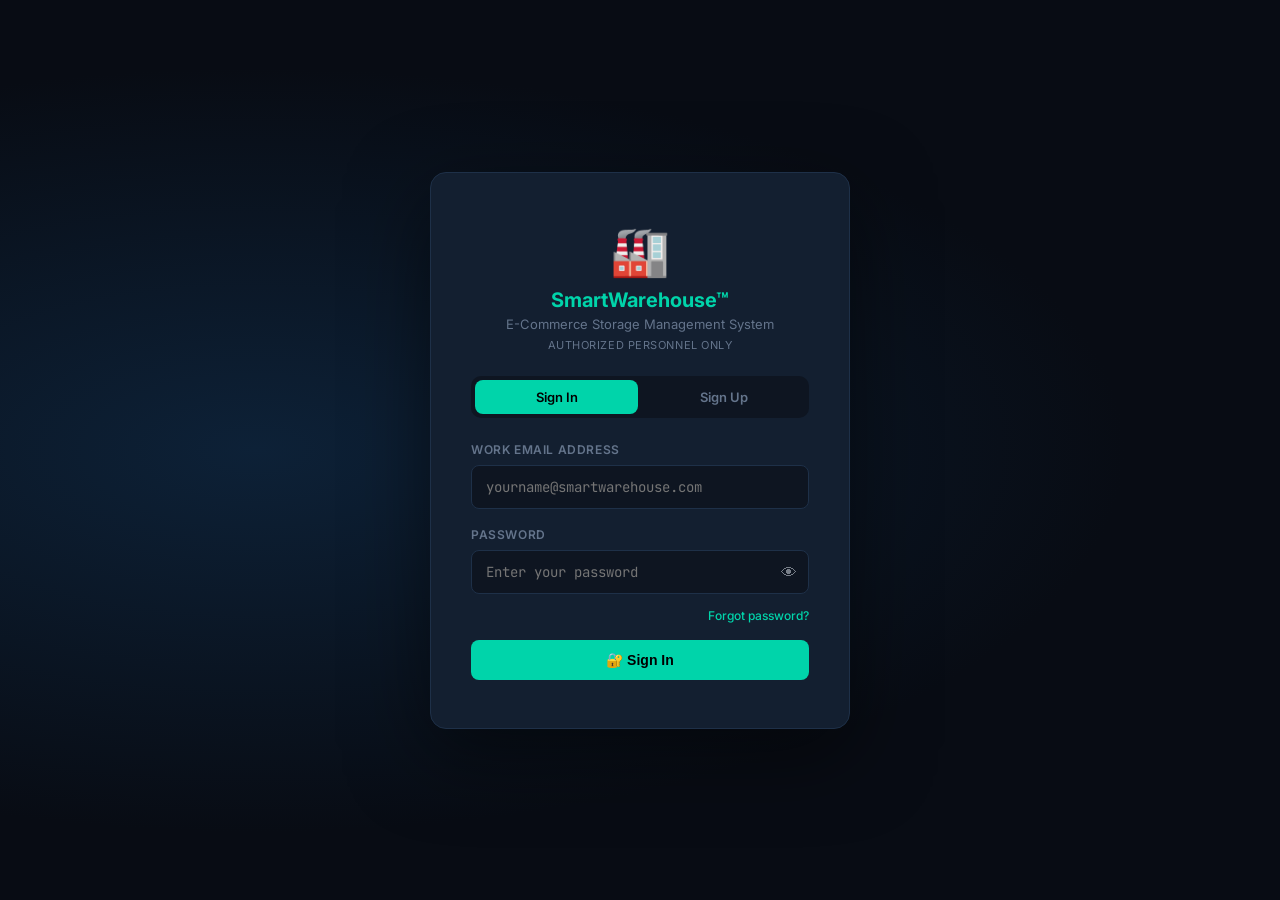
<file: web/index.html>
<!DOCTYPE html>
<html lang="en">
<head>
<meta charset="UTF-8">
<meta name="viewport" content="width=device-width,initial-scale=1">
<title>SmartWarehouse™ — E-Commerce Storage Management System</title>
<meta name="description" content="Industrial Java project: Smart E-Commerce Warehouse & Storage Management System">
<link rel="stylesheet" href="style.css">
</head>
<body>

<!-- ════════════ AUTH SCREEN ════════════ -->
<div id="login-screen">
  <div class="login-card">

    <!-- Logo -->
    <div class="login-logo">
      <div class="icon">🏭</div>
      <h1>SmartWarehouse™</h1>
      <p>E-Commerce Storage Management System</p>
      <p style="font-size:11px;color:var(--muted);margin-top:6px;letter-spacing:.05em">AUTHORIZED PERSONNEL ONLY</p>
    </div>

    <!-- Tabs -->
    <div class="auth-tabs">
      <button class="auth-tab active" id="tab-signin" onclick="switchTab('signin')">Sign In</button>
      <button class="auth-tab"        id="tab-signup" onclick="switchTab('signup')">Sign Up</button>
    </div>

    <!-- ── SIGN IN PANEL ── -->
    <div id="panel-signin" class="auth-panel active">
      <div class="form-group">
        <label>Work Email Address</label>
        <input id="empEmail" type="email" placeholder="yourname@smartwarehouse.com" autocomplete="email">
      </div>
      <div class="form-group">
        <label>Password</label>
        <div class="input-pw-wrap">
          <input id="empPass" type="password" placeholder="Enter your password" autocomplete="current-password">
          <span class="pw-toggle" onclick="togglePw('empPass',this)">👁</span>
        </div>
      </div>
      <div style="text-align:right;margin:-8px 0 16px">
        <a class="auth-link" onclick="switchTab('forgot')">Forgot password?</a>
      </div>
      <button class="btn btn-primary" onclick="login()">🔐 Sign In</button>
      <div id="login-error" class="auth-msg error">✘ Invalid email or password. Access denied.</div>
    </div>

    <!-- ── SIGN UP PANEL ── -->
    <div id="panel-signup" class="auth-panel">
      <div class="form-group">
        <label>Full Name</label>
        <input id="su-name" type="text" placeholder="e.g. Rahul Verma" autocomplete="name">
      </div>
      <div class="form-group">
        <label>Work Email Address</label>
        <input id="su-email" type="email" placeholder="yourname@smartwarehouse.com" autocomplete="email">
      </div>
      <div class="form-group">
        <label>Role</label>
        <select id="su-role">
          <option value="WAREHOUSE_STAFF">Warehouse Staff</option>
          <option value="DELIVERY_MANAGER">Delivery Manager</option>
          <option value="ADMIN">Admin</option>
        </select>
      </div>
      <div class="form-group">
        <label>Password</label>
        <div class="input-pw-wrap">
          <input id="su-pass" type="password" placeholder="Min 6 characters">
          <span class="pw-toggle" onclick="togglePw('su-pass',this)">👁</span>
        </div>
      </div>
      <div class="form-group">
        <label>Confirm Password</label>
        <div class="input-pw-wrap">
          <input id="su-pass2" type="password" placeholder="Re-enter password">
          <span class="pw-toggle" onclick="togglePw('su-pass2',this)">👁</span>
        </div>
      </div>
      <button class="btn btn-primary" onclick="signUp()">✅ Create Account</button>
      <div id="signup-msg" class="auth-msg"></div>
    </div>

    <!-- ── FORGOT PASSWORD PANEL ── -->
    <div id="panel-forgot" class="auth-panel">
      <div id="forgot-step1">
        <p style="font-size:13px;color:var(--muted);margin-bottom:20px">Enter your registered email. We'll verify your account and show reset options.</p>
        <div class="form-group">
          <label>Registered Email Address</label>
          <input id="fp-email" type="email" placeholder="yourname@smartwarehouse.com">
        </div>
        <button class="btn btn-primary" onclick="forgotStep1()">🔍 Verify Email</button>
        <div id="fp-msg1" class="auth-msg"></div>
      </div>
      <div id="forgot-step2" style="display:none">
        <p style="font-size:13px;color:var(--success);margin-bottom:20px">✔ Account found. Set your new password below.</p>
        <div class="form-group">
          <label>New Password</label>
          <div class="input-pw-wrap">
            <input id="fp-newpass" type="password" placeholder="Min 6 characters">
            <span class="pw-toggle" onclick="togglePw('fp-newpass',this)">👁</span>
          </div>
        </div>
        <div class="form-group">
          <label>Confirm New Password</label>
          <input id="fp-newpass2" type="password" placeholder="Re-enter new password">
        </div>
        <button class="btn btn-primary" onclick="forgotStep2()">🔒 Reset Password</button>
        <div id="fp-msg2" class="auth-msg"></div>
      </div>
      <div style="margin-top:16px;text-align:center">
        <a class="auth-link" onclick="switchTab('signin')">← Back to Sign In</a>
      </div>
    </div>

  </div>
</div>


<!-- ════════════ APP SHELL ════════════ -->
<div id="app" style="flex-direction:column">

  <!-- Topbar -->
  <div class="topbar">
    <span class="topbar-logo">🏭 SmartWarehouse™ <span>| E-Commerce Storage System</span></span>
    <div class="topbar-spacer"></div>
    <div class="topbar-user">
      <span id="user-name">—</span>
      <span class="user-badge" id="user-role">—</span>
      <button class="btn btn-ghost btn-sm" onclick="logout()">Logout</button>
    </div>
  </div>

  <div class="layout">

    <!-- Sidebar -->
    <nav class="sidebar">
      <div class="sidebar-section">Overview</div>
      <div class="nav-item" data-page="dashboard" onclick="navigate('dashboard')">
        <span class="icon">📊</span><span>Dashboard</span>
      </div>

      <div class="sidebar-section">Products</div>
      <div class="nav-item" data-page="inventory" onclick="navigate('inventory')">
        <span class="icon">📦</span><span>Inventory</span>
      </div>
      <div class="nav-item" data-page="addproduct" onclick="navigate('addproduct')">
        <span class="icon">➕</span><span>Add Product</span>
      </div>
      <div class="nav-item" data-page="removeproduct" onclick="navigate('removeproduct')">
        <span class="icon">🗑️</span><span>Remove Product</span>
      </div>

      <div class="sidebar-section">Warehouse</div>
      <div class="nav-item" data-page="warehouse" onclick="navigate('warehouse')">
        <span class="icon">🏗️</span><span>Storage View</span>
      </div>
      <div class="nav-item" data-page="lowstock" onclick="navigate('lowstock')">
        <span class="icon">⚠️</span><span>Low Stock Alerts</span>
      </div>

      <div class="sidebar-section">Shipments</div>
      <div class="nav-item" data-page="shipreceive" onclick="navigate('shipreceive')">
        <span class="icon">📥</span><span>Receive Stock</span>
      </div>
      <div class="nav-item" data-page="dispatch" onclick="navigate('dispatch')">
        <span class="icon">📤</span><span>Dispatch</span>
      </div>
      <div class="nav-item" data-page="track" onclick="navigate('track')">
        <span class="icon">🔍</span><span>Track Shipment</span>
      </div>
      <div class="nav-item" data-page="shiplog" onclick="navigate('shiplog')">
        <span class="icon">📋</span><span>Shipment Log</span>
      </div>

      <div class="sidebar-section">Finance</div>
      <div class="nav-item" data-page="billing" onclick="navigate('billing')">
        <span class="icon">💰</span><span>Billing Estimate</span>
      </div>
    </nav>

    <!-- Main Content -->
    <main class="main">

      <!-- DASHBOARD -->
      <div id="page-dashboard" class="page">
        <div class="page-header">
          <h2>📊 Dashboard</h2>
          <p>Live warehouse overview — SmartWarehouse™</p>
        </div>
        <div class="stat-grid">
          <div class="stat-card"><div class="stat-icon">📦</div><div><div class="stat-val" id="stat-products">0</div><div class="stat-lbl">Total Products</div></div></div>
          <div class="stat-card"><div class="stat-icon">🔢</div><div><div class="stat-val" id="stat-units">0</div><div class="stat-lbl">Total Units</div></div></div>
          <div class="stat-card"><div class="stat-icon">💰</div><div><div class="stat-val" id="stat-value">₹0</div><div class="stat-lbl">Inventory Value</div></div></div>
          <div class="stat-card"><div class="stat-icon">⚠️</div><div><div class="stat-val" id="stat-lowstock">0</div><div class="stat-lbl">Low Stock Items</div></div></div>
        </div>

        <!-- Quick Actions -->
        <div class="card" style="margin-top:16px">
          <h3 style="margin-bottom:14px;font-size:14px;color:var(--muted);font-weight:600;text-transform:uppercase;letter-spacing:.05em">Quick Actions</h3>
          <div style="display:flex;gap:12px;flex-wrap:wrap">
            <button class="btn btn-primary" onclick="navigate('add-product')" style="flex:1;min-width:160px">➕ Add New Product</button>
            <button class="btn btn-ghost"   onclick="navigate('inventory')"   style="flex:1;min-width:160px">📦 View Inventory</button>
            <button class="btn btn-ghost"   onclick="navigate('warehouse')"   style="flex:1;min-width:160px">🏗 Storage View</button>
            <button class="btn btn-ghost"   onclick="navigate('lowstock')"    style="flex:1;min-width:160px">⚠️ Low Stock Alerts</button>
          </div>
        </div>
      </div>

      <!-- INVENTORY -->
      <div id="page-inventory" class="page">
        <div class="page-header"><h2>📦 Inventory</h2><p>ArrayList&lt;Product&gt; — dynamic product inventory</p></div>
        <div class="card" style="margin-bottom:16px">
          <div style="display:flex;gap:12px;flex-wrap:wrap;align-items:flex-end">
            <div style="flex:1;min-width:200px">
              <label style="font-size:11px;color:var(--muted);font-weight:600;display:block;margin-bottom:6px">SEARCH (uses .contains() &amp; .startsWith())</label>
              <input id="search-kw" type="text" style="width:100%;padding:10px 12px;background:var(--surface);border:1px solid var(--border);border-radius:8px;color:var(--text);font-size:13px" placeholder="Product name or ID..." oninput="searchInventory()">
            </div>
            <div>
              <label style="font-size:11px;color:var(--muted);font-weight:600;display:block;margin-bottom:6px">CATEGORY</label>
              <select id="search-cat" onchange="searchInventory()" style="padding:10px 12px"></select>
            </div>
            <span id="search-count" style="color:var(--muted);font-size:12px;padding-bottom:10px"></span>
          </div>
        </div>
        <div class="table-wrap">
          <table><thead><tr><th>Product ID</th><th>Name</th><th>Category</th><th>Price</th><th>Stock</th><th>Location</th><th></th></tr></thead>
          <tbody id="inv-tbody"></tbody></table>
        </div>
      </div>

      <!-- ADD PRODUCT -->
      <div id="page-addproduct" class="page">
        <div class="page-header"><h2>➕ Add New Product</h2><p>Smart rack allocation by category (Enum-based)</p></div>
        <div class="card" style="max-width:600px">
          <div class="form-grid">
            <div class="form-group" style="grid-column:1/-1">
              <label>Product Name</label>
              <input id="new-name" type="text" placeholder="e.g. Samsung Galaxy S24">
            </div>
            <div class="form-group">
              <label>Category (Enum)</label>
              <select id="new-cat"></select>
            </div>
            <div class="form-group">
              <label>Price (₹)</label>
              <input id="new-price" type="number" min="0" placeholder="e.g. 49999">
            </div>
            <div class="form-group" style="grid-column:1/-1">
              <label>Quantity</label>
              <input id="new-qty" type="number" min="0" placeholder="e.g. 20">
            </div>
          </div>
          <div class="form-actions">
            <button class="btn btn-primary" onclick="addProduct()">➕ Add Product</button>
          </div>
          <div id="add-output" class="output-panel" style="display:none"></div>
        </div>
        <script>document.getElementById('add-output').style.display='block';</script>
      </div>

      <!-- REMOVE PRODUCT -->
      <div id="page-removeproduct" class="page">
        <div class="page-header"><h2>🗑️ Remove Product</h2><p>Throws ProductNotFoundException if ID not found</p></div>
        <div class="card" style="max-width:500px">
          <div class="form-group">
            <label>Product ID</label>
            <input id="rm-id" type="text" placeholder="e.g. EA-1001">
          </div>
          <button class="btn btn-danger" onclick="removeProduct()">🗑️ Remove Product</button>
          <div id="rm-output" class="output-panel"></div>
        </div>
      </div>

      <!-- WAREHOUSE -->
      <div id="page-warehouse" class="page">
        <div class="page-header"><h2>🏗️ Warehouse Storage</h2><p>Smart rack allocation — category → rack mapping (Enum)</p></div>
        <div id="rack-grid" class="rack-grid"></div>
      </div>

      <!-- LOW STOCK -->
      <div id="page-lowstock" class="page">
        <div class="page-header"><h2>⚠️ Low Stock Alerts</h2><p>LowStockException thrown when quantity &lt; 5</p></div>
        <div id="lowstock-list"></div>
      </div>

      <!-- RECEIVE SHIPMENT -->
      <div id="page-shipreceive" class="page">
        <div class="page-header"><h2>📥 Receive Incoming Stock</h2><p>Adds to Vector&lt;Shipment&gt; log — thread-safe</p></div>
        <div class="card" style="max-width:500px">
          <div class="form-group"><label>Product ID</label><input id="ship-pid" type="text" placeholder="e.g. EA-1001"></div>
          <div class="form-group"><label>Quantity</label><input id="ship-qty" type="number" min="1" placeholder="Units received"></div>
          <div class="form-group"><label>Supplier Name</label><input id="ship-sup" type="text" placeholder="e.g. Samsung India"></div>
          <button class="btn btn-success" onclick="receiveShipment()">📥 Receive Shipment</button>
          <div id="ship-output" class="output-panel"></div>
        </div>
      </div>

      <!-- DISPATCH -->
      <div id="page-dispatch" class="page">
        <div class="page-header"><h2>📤 Dispatch Management</h2><p>Queue&lt;Shipment&gt; — FIFO dispatch processing</p></div>
        <div style="display:grid;grid-template-columns:1fr 1fr;gap:16px">
          <div class="card">
            <h3 style="margin-bottom:16px;font-size:14px;color:var(--accent)">Queue a Dispatch</h3>
            <div class="form-group"><label>Product ID</label><input id="disp-pid" type="text" placeholder="e.g. EA-1001"></div>
            <div class="form-group"><label>Quantity</label><input id="disp-qty" type="number" min="1" placeholder="Units to dispatch"></div>
            <div class="form-group"><label>Destination</label><input id="disp-dest" type="text" placeholder="e.g. Mumbai Customer"></div>
            <button class="btn btn-primary" onclick="queueDispatch()">📤 Add to Queue</button>
          </div>
          <div class="card">
            <h3 style="margin-bottom:16px;font-size:14px;color:var(--accent)">Process Queue</h3>
            <p style="color:var(--muted);font-size:13px;margin-bottom:16px">Queue Size: <strong id="queue-size" style="color:var(--warn)">0</strong> pending</p>
            <button class="btn btn-warn" onclick="processQueue()">▶ Process Next</button>
          </div>
        </div>
        <div id="disp-output" class="output-panel" style="margin-top:16px"></div>
      </div>

      <!-- TRACK -->
      <div id="page-track" class="page">
        <div class="page-header"><h2>🔍 Track Shipment</h2><p>Implements Trackable interface — trackShipment()</p></div>
        <div class="card" style="max-width:500px">
          <div class="form-group"><label>Tracking ID</label><input id="track-id" type="text" placeholder="e.g. IN-2001 or OUT-2002"></div>
          <button class="btn btn-primary" onclick="trackShipment()">🔍 Track</button>
        </div>
        <div id="track-result"></div>
      </div>

      <!-- SHIPMENT LOG -->
      <div id="page-shiplog" class="page">
        <div class="page-header"><h2>📋 Shipment Log</h2><p>Vector&lt;Shipment&gt; — all completed shipments</p></div>
        <div class="table-wrap">
          <table><thead><tr><th>Tracking ID</th><th>Type</th><th>Product</th><th>Qty</th><th>Status</th><th>Date</th></tr></thead>
          <tbody id="ship-log-tbody"><tr><td colspan="6" style="text-align:center;color:var(--muted);padding:24px">No shipments yet</td></tr></tbody></table>
        </div>
      </div>

      <!-- BILLING -->
      <div id="page-billing" class="page">
        <div class="page-header"><h2>💰 Billing Estimate</h2><p>Base price + 18% GST + storage fee + shipping</p></div>
        <div class="card" style="max-width:480px">
          <div class="form-group"><label>Product ID</label><input id="bill-id" type="text" placeholder="e.g. EA-1001"></div>
          <div class="form-group"><label>Quantity</label><input id="bill-qty" type="number" min="1" placeholder="Number of units"></div>
          <button class="btn btn-primary" onclick="calcBilling()">💰 Calculate</button>
          <div id="billing-result" class="billing-result" style="margin-top:16px;display:none"></div>
        </div>
        <script>document.getElementById('billing-result').style.display='block';</script>
      </div>

    </main>
  </div>
</div>

<script src="app.js"></script>
</body>
</html>
</file>
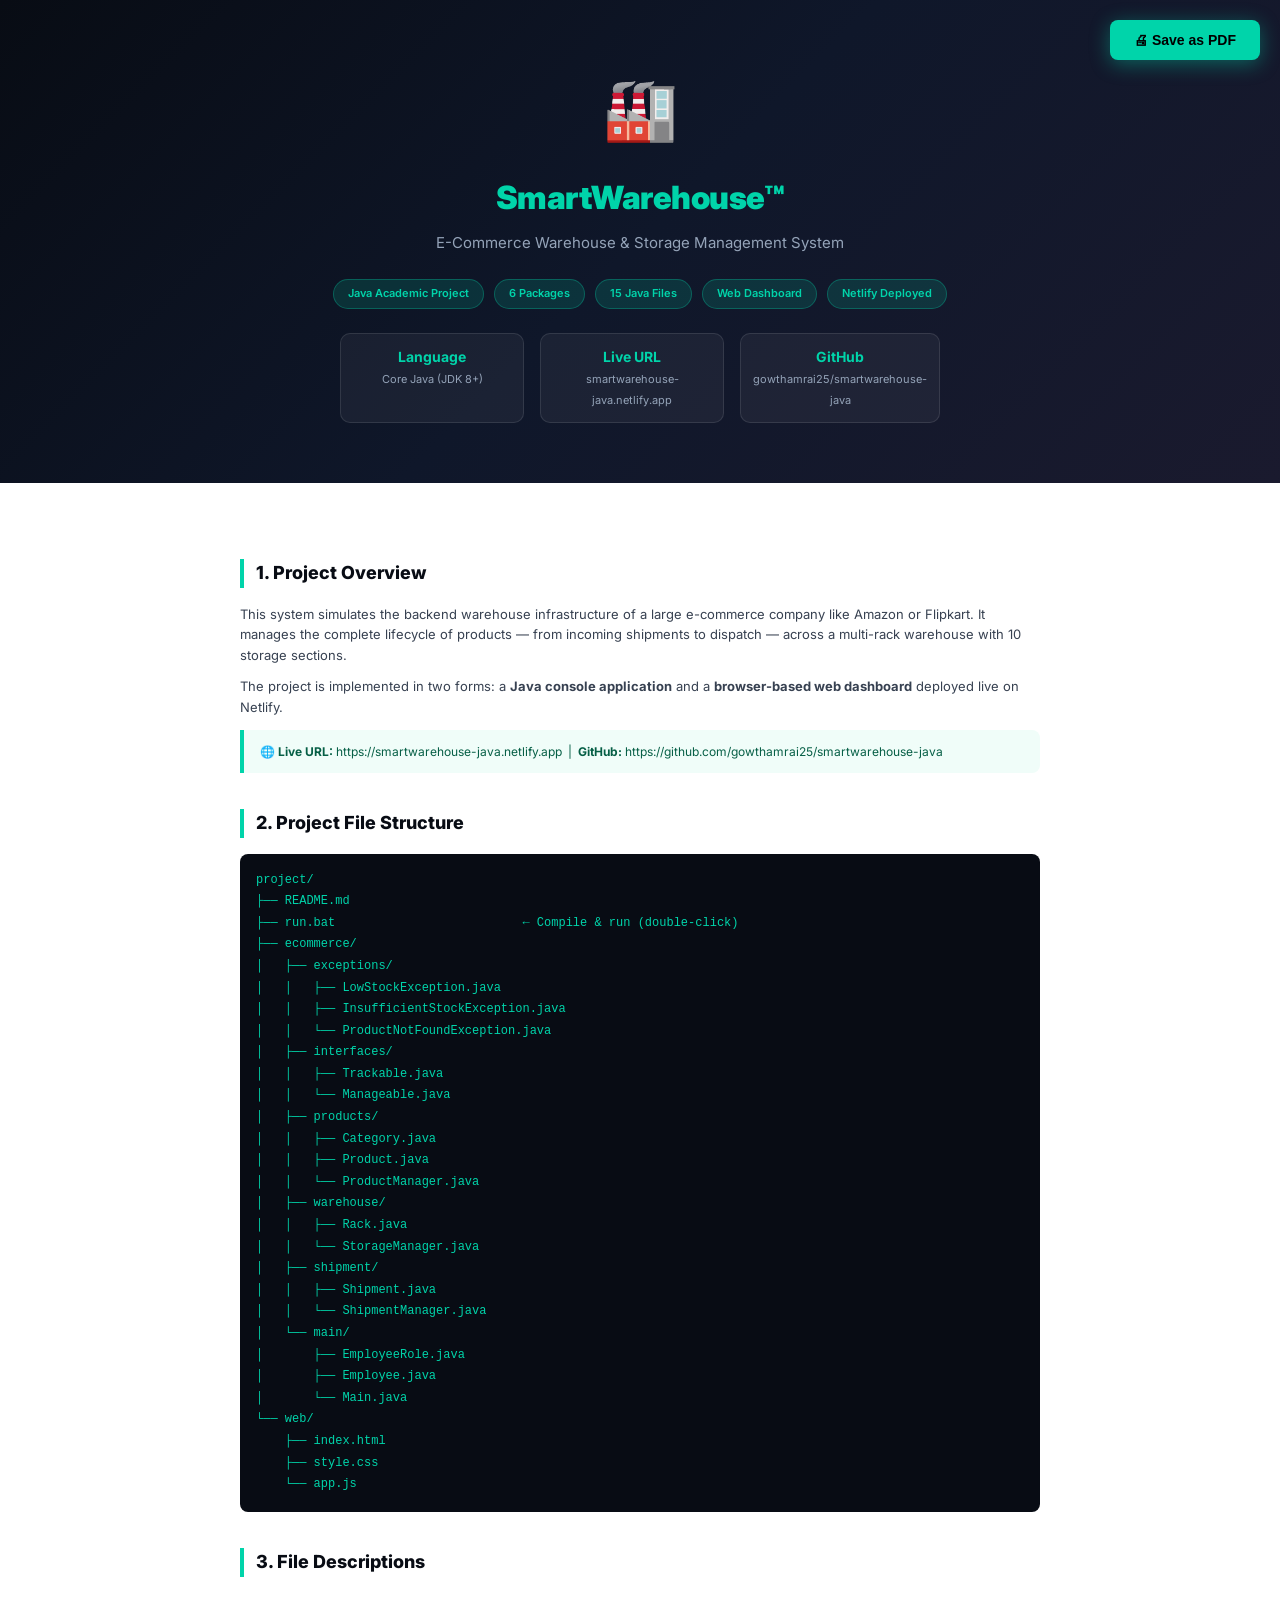
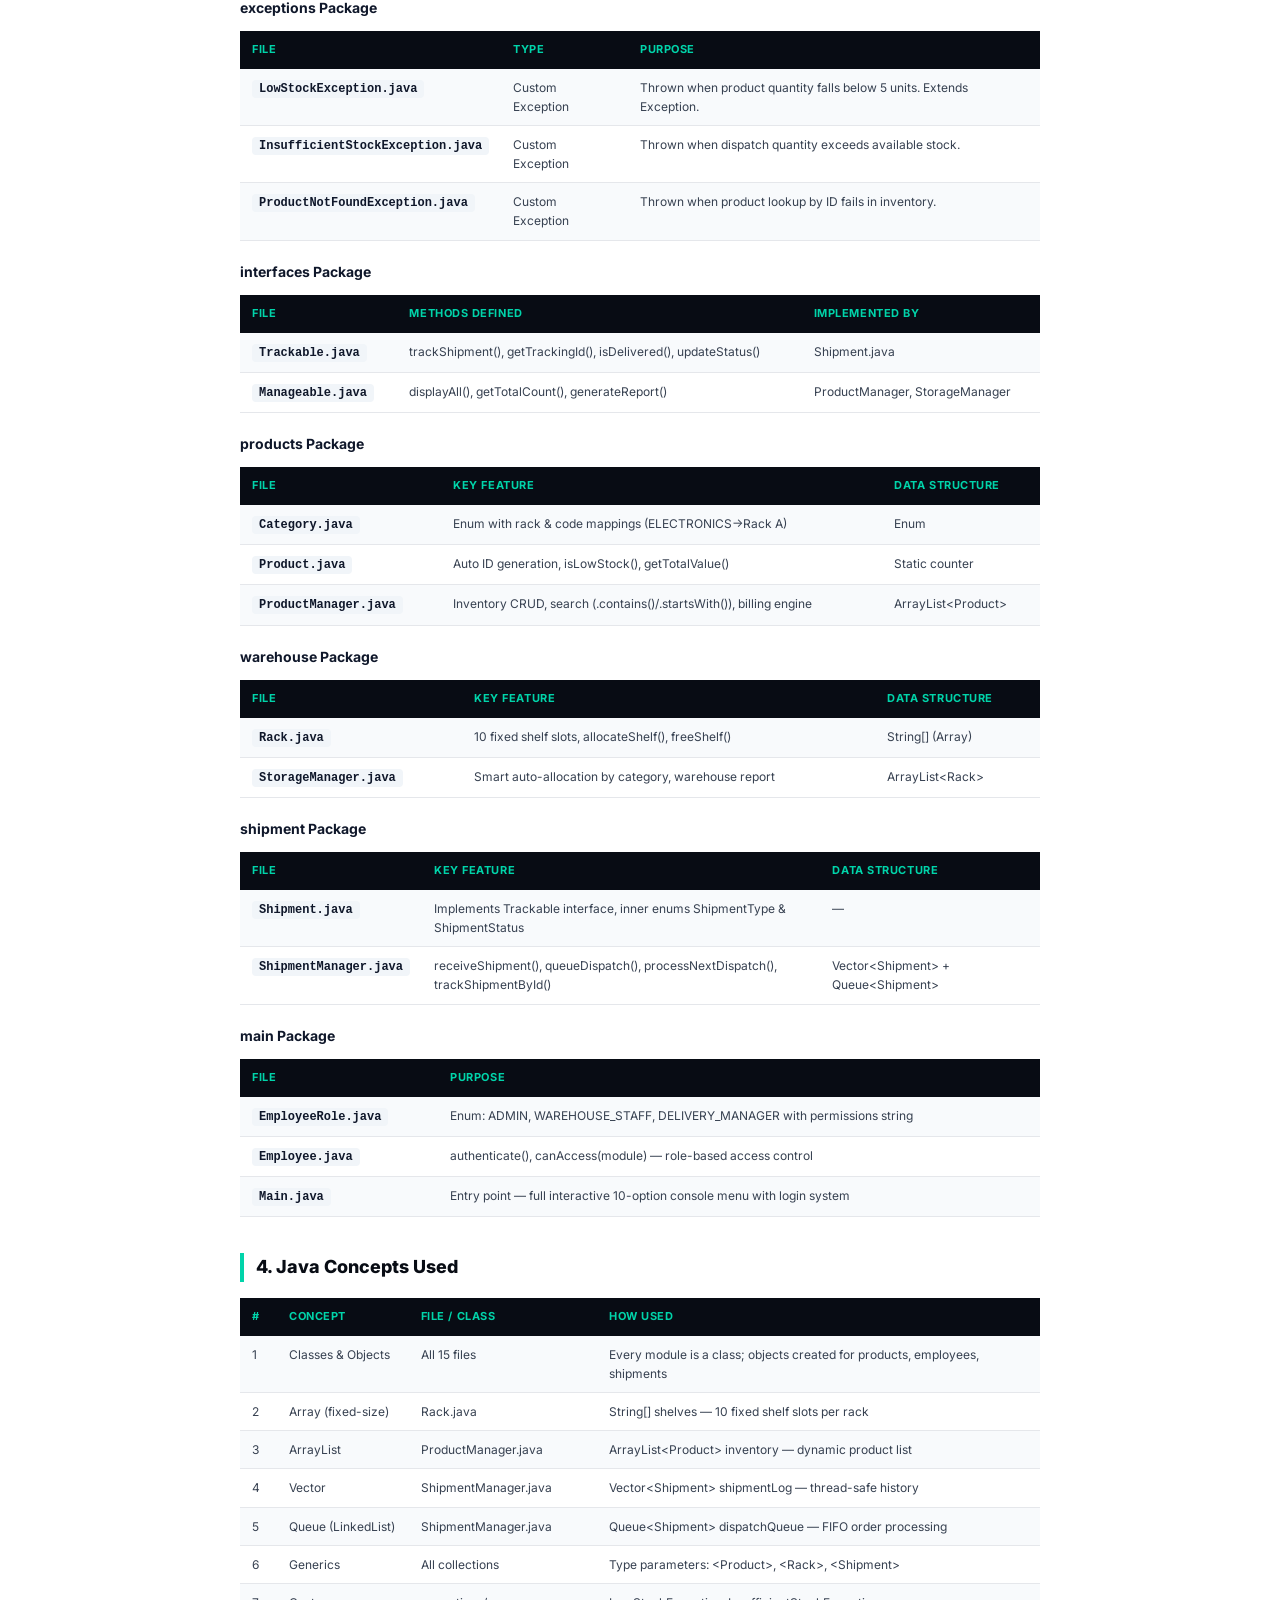
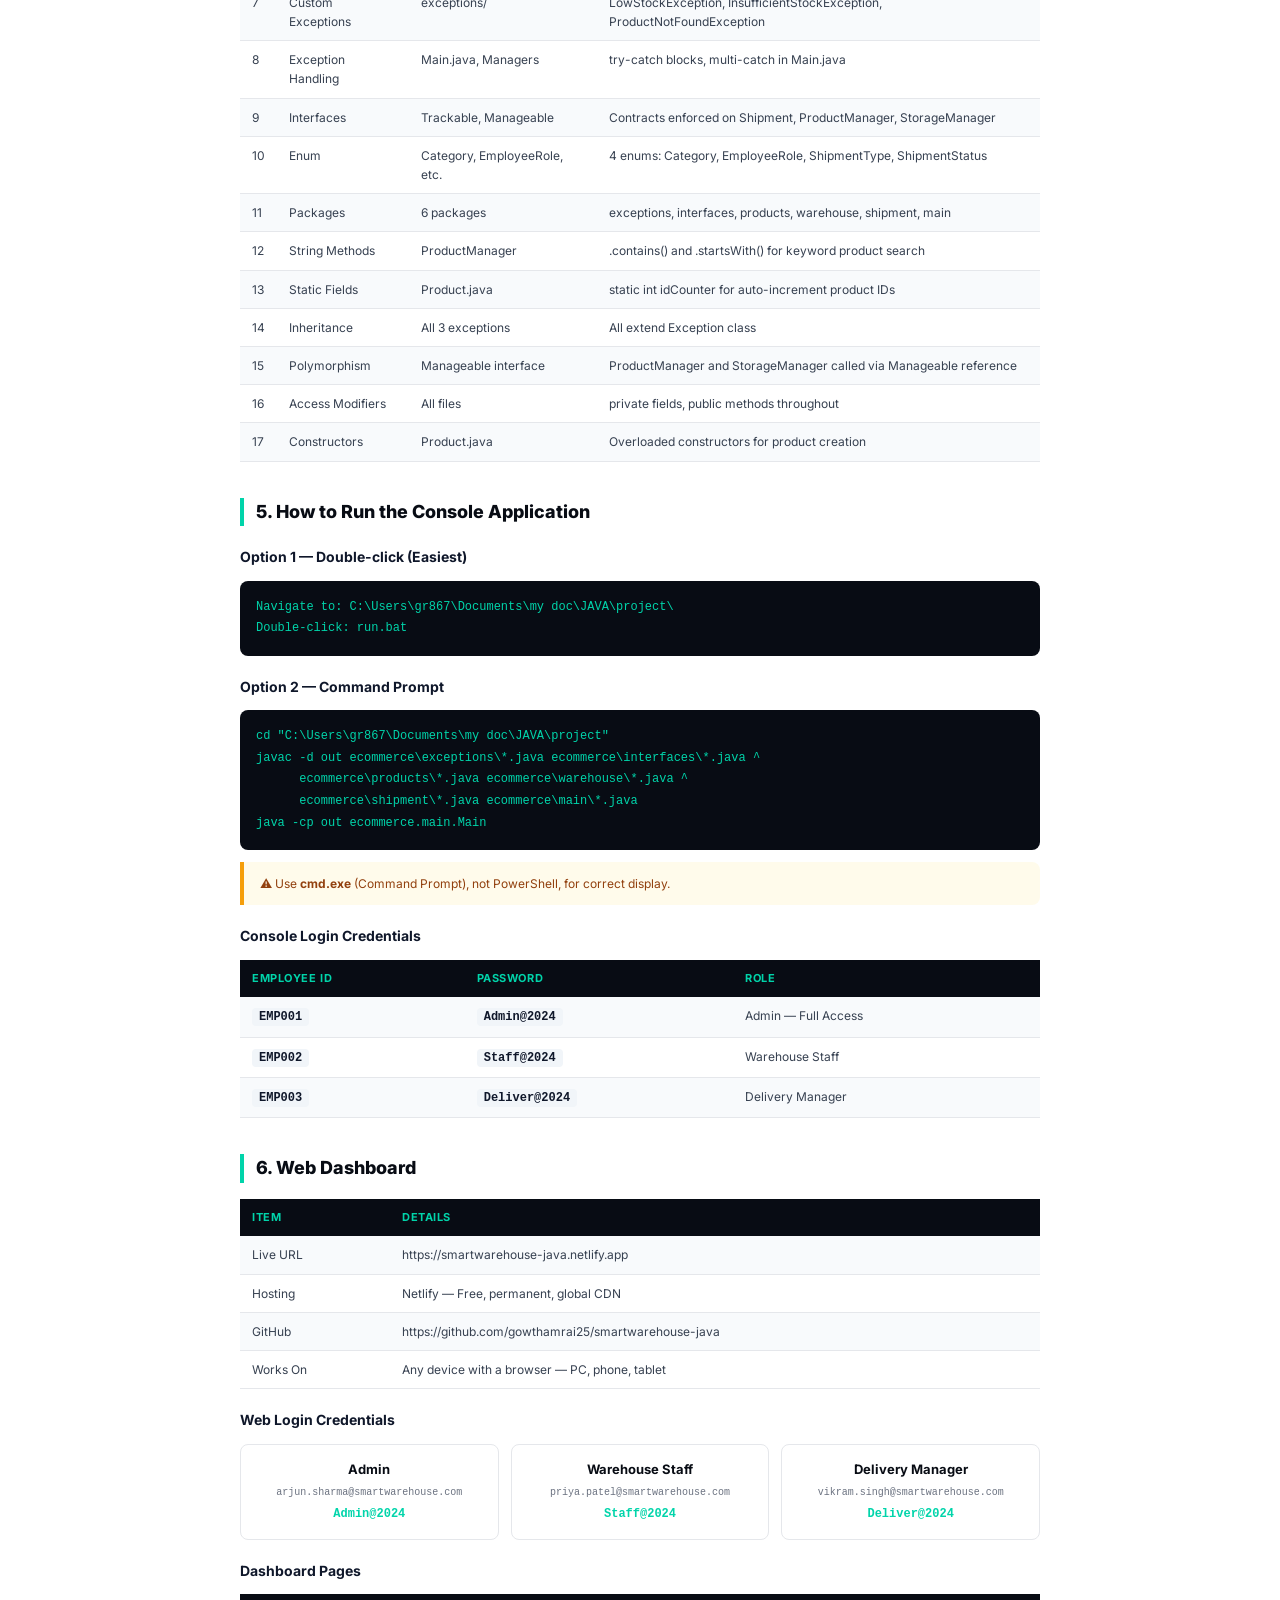
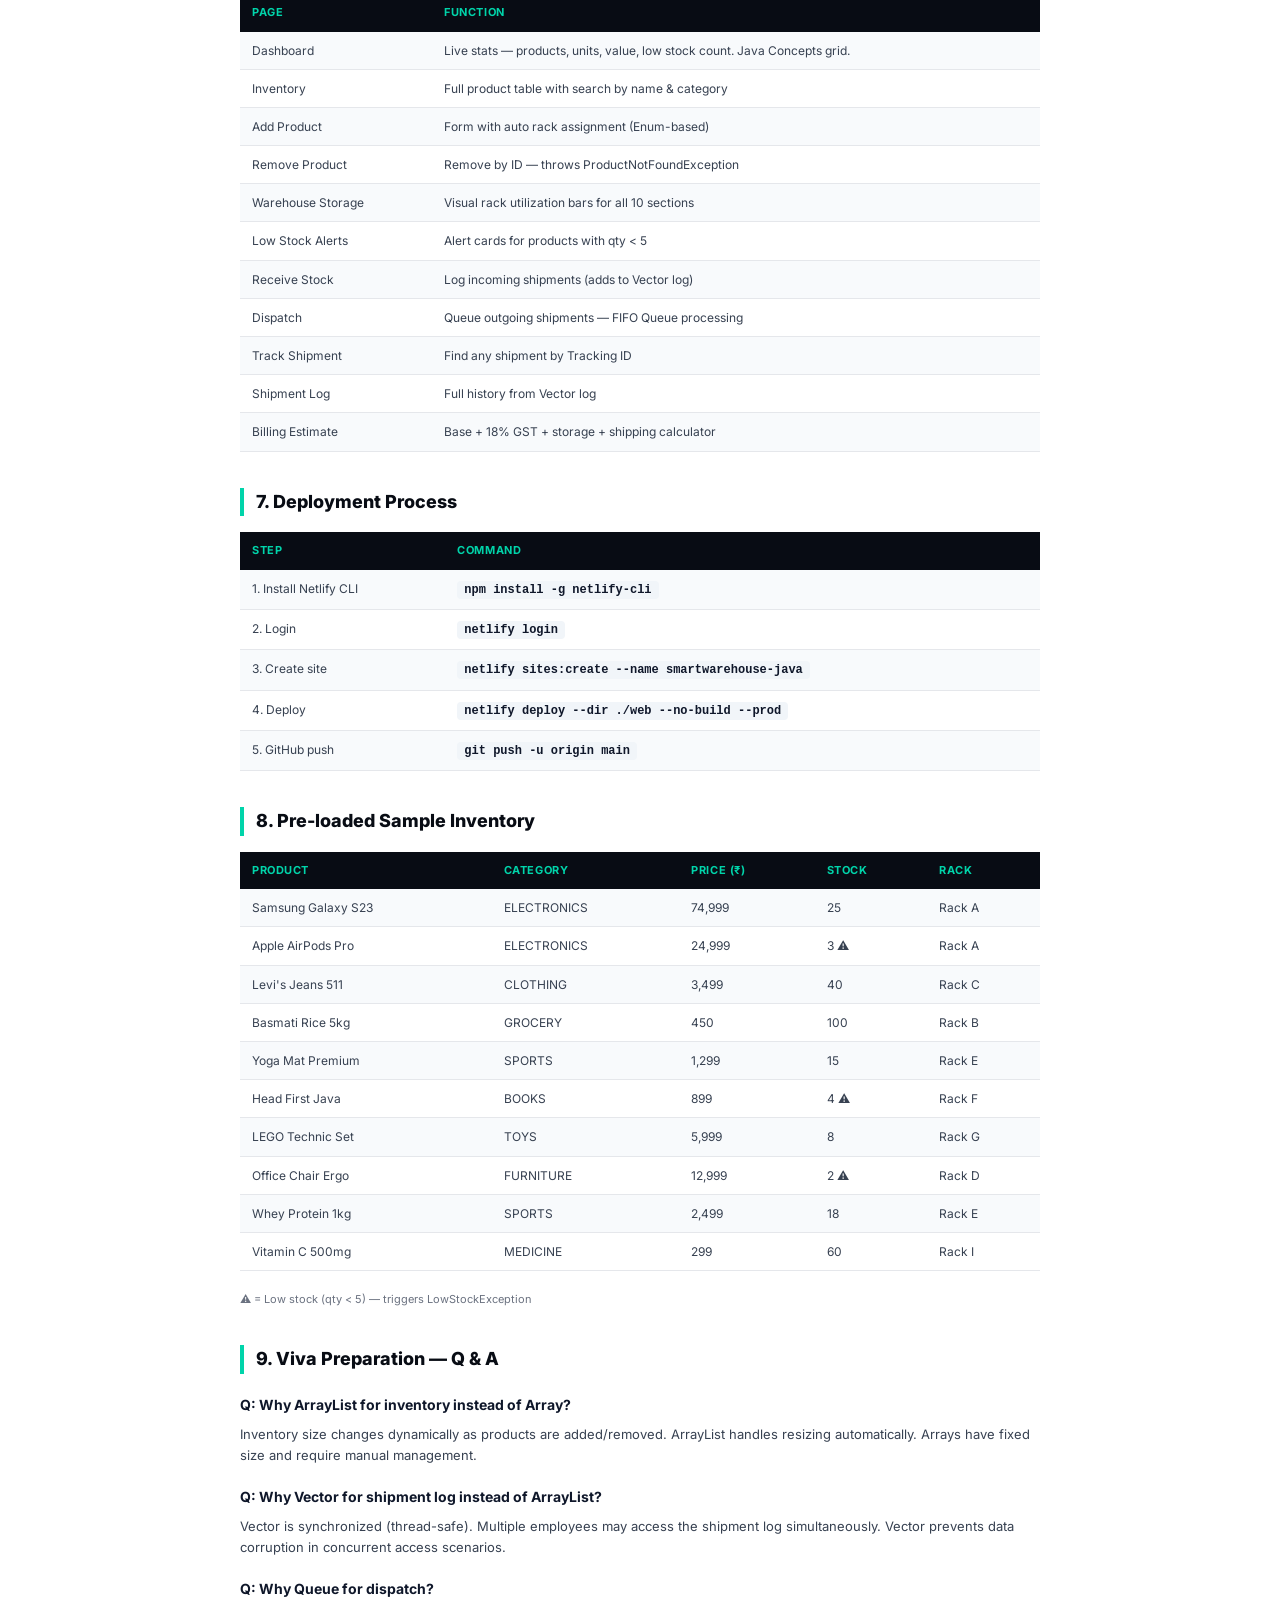
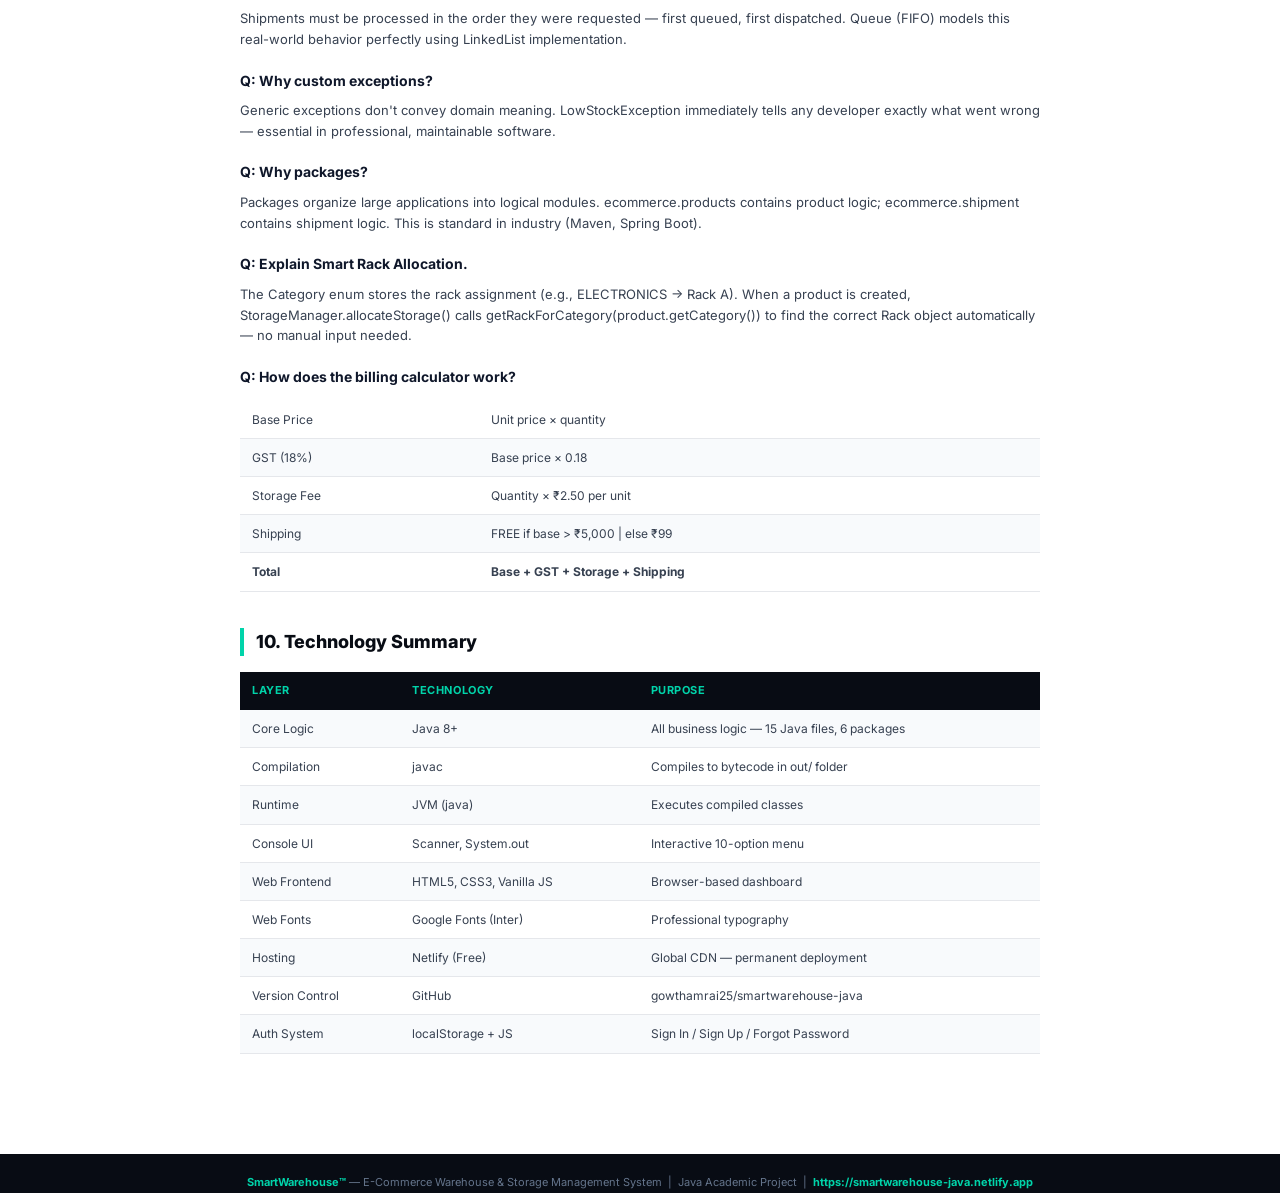
<file: report.html>
<!DOCTYPE html>
<html lang="en">
<head>
<meta charset="UTF-8">
<title>SmartWarehouse™ — Project Report</title>
<style>
  @import url('https://fonts.googleapis.com/css2?family=Inter:wght@300;400;600;700;900&display=swap');
  *{margin:0;padding:0;box-sizing:border-box;}
  body{font-family:'Inter',sans-serif;color:#1a1a2e;background:#fff;font-size:13px;line-height:1.6;}
  @media print{
    body{font-size:11px;}
    .no-print{display:none!important;}
    section{page-break-inside:avoid;}
    h2{page-break-before:auto;}
  }

  /* Print button */
  .print-btn{position:fixed;top:20px;right:20px;background:#00d4aa;color:#000;border:none;padding:12px 24px;border-radius:8px;font-weight:700;font-size:14px;cursor:pointer;box-shadow:0 4px 20px rgba(0,212,170,.4);z-index:999;}
  .print-btn:hover{background:#00b894;}

  /* Cover */
  .cover{background:linear-gradient(135deg,#080c14 0%,#0f172a 50%,#1a1a2e 100%);color:#fff;padding:60px 50px;text-align:center;min-height:280px;display:flex;flex-direction:column;align-items:center;justify-content:center;}
  .cover .icon{font-size:60px;margin-bottom:16px;}
  .cover h1{font-size:32px;font-weight:900;color:#00d4aa;margin-bottom:8px;letter-spacing:-.5px;}
  .cover .sub{font-size:15px;color:#94a3b8;margin-bottom:24px;}
  .cover .badges{display:flex;gap:10px;justify-content:center;flex-wrap:wrap;}
  .badge{background:rgba(0,212,170,.15);border:1px solid rgba(0,212,170,.3);color:#00d4aa;padding:5px 14px;border-radius:20px;font-size:11px;font-weight:600;}
  .cover-meta{margin-top:24px;display:grid;grid-template-columns:repeat(3,1fr);gap:16px;width:100%;max-width:600px;}
  .cover-meta div{background:rgba(255,255,255,.05);border:1px solid rgba(255,255,255,.1);border-radius:10px;padding:12px;}
  .cover-meta strong{display:block;color:#00d4aa;font-size:14px;font-weight:700;}
  .cover-meta span{color:#94a3b8;font-size:11px;}

  /* Content */
  .content{max-width:900px;margin:0 auto;padding:40px 50px;}
  h2{font-size:18px;font-weight:800;color:#080c14;border-left:4px solid #00d4aa;padding-left:12px;margin:36px 0 16px;}
  h3{font-size:14px;font-weight:700;color:#0f172a;margin:20px 0 8px;}
  p{color:#374151;margin-bottom:10px;}

  /* Tables */
  table{width:100%;border-collapse:collapse;margin:12px 0 20px;font-size:12px;}
  th{background:#080c14;color:#00d4aa;padding:10px 12px;text-align:left;font-weight:700;font-size:11px;text-transform:uppercase;letter-spacing:.05em;}
  td{padding:9px 12px;border-bottom:1px solid #e5e7eb;color:#374151;vertical-align:top;}
  tr:nth-child(even) td{background:#f8fafc;}

  /* Code */
  code{background:#f1f5f9;color:#0f172a;padding:2px 7px;border-radius:4px;font-family:monospace;font-size:12px;font-weight:600;}
  pre{background:#080c14;color:#00d4aa;padding:16px;border-radius:8px;font-family:monospace;font-size:12px;margin:12px 0;overflow-x:auto;line-height:1.8;}

  /* Cards grid */
  .card-grid{display:grid;grid-template-columns:repeat(auto-fill,minmax(200px,1fr));gap:10px;margin:12px 0;}
  .card{border:1px solid #e5e7eb;border-radius:8px;padding:12px;background:#f8fafc;}
  .card strong{display:block;color:#00d4aa;font-size:12px;font-weight:700;margin-bottom:4px;}
  .card span{color:#6b7280;font-size:11px;}

  /* Alert boxes */
  .alert{border-left:4px solid;padding:12px 16px;border-radius:0 8px 8px 0;margin:12px 0;font-size:12px;}
  .alert.info{border-color:#00d4aa;background:#f0fdf9;color:#065f46;}
  .alert.warn{border-color:#f59e0b;background:#fffbeb;color:#92400e;}

  /* Credentials box */
  .creds{display:grid;grid-template-columns:repeat(3,1fr);gap:12px;margin:12px 0;}
  .cred-card{border:1px solid #e5e7eb;border-radius:8px;padding:14px;text-align:center;}
  .cred-role{font-weight:700;font-size:13px;color:#080c14;margin-bottom:6px;}
  .cred-email{font-size:10px;color:#6b7280;font-family:monospace;margin-bottom:4px;}
  .cred-pass{font-size:12px;font-weight:700;color:#00d4aa;font-family:monospace;}

  /* Footer */
  footer{background:#080c14;color:#64748b;text-align:center;padding:20px;font-size:11px;margin-top:40px;}
  footer strong{color:#00d4aa;}
</style>
</head>
<body>

<button class="print-btn no-print" onclick="window.print()">🖨 Save as PDF</button>

<!-- COVER -->
<div class="cover">
  <div class="icon">🏭</div>
  <h1>SmartWarehouse™</h1>
  <div class="sub">E-Commerce Warehouse &amp; Storage Management System</div>
  <div class="badges">
    <span class="badge">Java Academic Project</span>
    <span class="badge">6 Packages</span>
    <span class="badge">15 Java Files</span>
    <span class="badge">Web Dashboard</span>
    <span class="badge">Netlify Deployed</span>
  </div>
  <div class="cover-meta">
    <div><strong>Language</strong><span>Core Java (JDK 8+)</span></div>
    <div><strong>Live URL</strong><span>smartwarehouse-java.netlify.app</span></div>
    <div><strong>GitHub</strong><span>gowthamrai25/smartwarehouse-java</span></div>
  </div>
</div>

<div class="content">

  <!-- 1. OVERVIEW -->
  <h2>1. Project Overview</h2>
  <p>This system simulates the backend warehouse infrastructure of a large e-commerce company like Amazon or Flipkart. It manages the complete lifecycle of products — from incoming shipments to dispatch — across a multi-rack warehouse with 10 storage sections.</p>
  <p>The project is implemented in two forms: a <strong>Java console application</strong> and a <strong>browser-based web dashboard</strong> deployed live on Netlify.</p>

  <div class="alert info">🌐 <strong>Live URL:</strong> https://smartwarehouse-java.netlify.app &nbsp;|&nbsp; <strong>GitHub:</strong> https://github.com/gowthamrai25/smartwarehouse-java</div>

  <!-- 2. FILE STRUCTURE -->
  <h2>2. Project File Structure</h2>
  <pre>project/
├── README.md
├── run.bat                          ← Compile &amp; run (double-click)
├── ecommerce/
│   ├── exceptions/
│   │   ├── LowStockException.java
│   │   ├── InsufficientStockException.java
│   │   └── ProductNotFoundException.java
│   ├── interfaces/
│   │   ├── Trackable.java
│   │   └── Manageable.java
│   ├── products/
│   │   ├── Category.java
│   │   ├── Product.java
│   │   └── ProductManager.java
│   ├── warehouse/
│   │   ├── Rack.java
│   │   └── StorageManager.java
│   ├── shipment/
│   │   ├── Shipment.java
│   │   └── ShipmentManager.java
│   └── main/
│       ├── EmployeeRole.java
│       ├── Employee.java
│       └── Main.java
└── web/
    ├── index.html
    ├── style.css
    └── app.js</pre>

  <!-- 3. FILE DESCRIPTIONS -->
  <h2>3. File Descriptions</h2>

  <h3>exceptions Package</h3>
  <table>
    <tr><th>File</th><th>Type</th><th>Purpose</th></tr>
    <tr><td><code>LowStockException.java</code></td><td>Custom Exception</td><td>Thrown when product quantity falls below 5 units. Extends Exception.</td></tr>
    <tr><td><code>InsufficientStockException.java</code></td><td>Custom Exception</td><td>Thrown when dispatch quantity exceeds available stock.</td></tr>
    <tr><td><code>ProductNotFoundException.java</code></td><td>Custom Exception</td><td>Thrown when product lookup by ID fails in inventory.</td></tr>
  </table>

  <h3>interfaces Package</h3>
  <table>
    <tr><th>File</th><th>Methods Defined</th><th>Implemented By</th></tr>
    <tr><td><code>Trackable.java</code></td><td>trackShipment(), getTrackingId(), isDelivered(), updateStatus()</td><td>Shipment.java</td></tr>
    <tr><td><code>Manageable.java</code></td><td>displayAll(), getTotalCount(), generateReport()</td><td>ProductManager, StorageManager</td></tr>
  </table>

  <h3>products Package</h3>
  <table>
    <tr><th>File</th><th>Key Feature</th><th>Data Structure</th></tr>
    <tr><td><code>Category.java</code></td><td>Enum with rack &amp; code mappings (ELECTRONICS→Rack A)</td><td>Enum</td></tr>
    <tr><td><code>Product.java</code></td><td>Auto ID generation, isLowStock(), getTotalValue()</td><td>Static counter</td></tr>
    <tr><td><code>ProductManager.java</code></td><td>Inventory CRUD, search (.contains()/.startsWith()), billing engine</td><td>ArrayList&lt;Product&gt;</td></tr>
  </table>

  <h3>warehouse Package</h3>
  <table>
    <tr><th>File</th><th>Key Feature</th><th>Data Structure</th></tr>
    <tr><td><code>Rack.java</code></td><td>10 fixed shelf slots, allocateShelf(), freeShelf()</td><td>String[] (Array)</td></tr>
    <tr><td><code>StorageManager.java</code></td><td>Smart auto-allocation by category, warehouse report</td><td>ArrayList&lt;Rack&gt;</td></tr>
  </table>

  <h3>shipment Package</h3>
  <table>
    <tr><th>File</th><th>Key Feature</th><th>Data Structure</th></tr>
    <tr><td><code>Shipment.java</code></td><td>Implements Trackable interface, inner enums ShipmentType &amp; ShipmentStatus</td><td>—</td></tr>
    <tr><td><code>ShipmentManager.java</code></td><td>receiveShipment(), queueDispatch(), processNextDispatch(), trackShipmentById()</td><td>Vector&lt;Shipment&gt; + Queue&lt;Shipment&gt;</td></tr>
  </table>

  <h3>main Package</h3>
  <table>
    <tr><th>File</th><th>Purpose</th></tr>
    <tr><td><code>EmployeeRole.java</code></td><td>Enum: ADMIN, WAREHOUSE_STAFF, DELIVERY_MANAGER with permissions string</td></tr>
    <tr><td><code>Employee.java</code></td><td>authenticate(), canAccess(module) — role-based access control</td></tr>
    <tr><td><code>Main.java</code></td><td>Entry point — full interactive 10-option console menu with login system</td></tr>
  </table>

  <!-- 4. JAVA CONCEPTS -->
  <h2>4. Java Concepts Used</h2>
  <table>
    <tr><th>#</th><th>Concept</th><th>File / Class</th><th>How Used</th></tr>
    <tr><td>1</td><td>Classes &amp; Objects</td><td>All 15 files</td><td>Every module is a class; objects created for products, employees, shipments</td></tr>
    <tr><td>2</td><td>Array (fixed-size)</td><td>Rack.java</td><td>String[] shelves — 10 fixed shelf slots per rack</td></tr>
    <tr><td>3</td><td>ArrayList</td><td>ProductManager.java</td><td>ArrayList&lt;Product&gt; inventory — dynamic product list</td></tr>
    <tr><td>4</td><td>Vector</td><td>ShipmentManager.java</td><td>Vector&lt;Shipment&gt; shipmentLog — thread-safe history</td></tr>
    <tr><td>5</td><td>Queue (LinkedList)</td><td>ShipmentManager.java</td><td>Queue&lt;Shipment&gt; dispatchQueue — FIFO order processing</td></tr>
    <tr><td>6</td><td>Generics</td><td>All collections</td><td>Type parameters: &lt;Product&gt;, &lt;Rack&gt;, &lt;Shipment&gt;</td></tr>
    <tr><td>7</td><td>Custom Exceptions</td><td>exceptions/</td><td>LowStockException, InsufficientStockException, ProductNotFoundException</td></tr>
    <tr><td>8</td><td>Exception Handling</td><td>Main.java, Managers</td><td>try-catch blocks, multi-catch in Main.java</td></tr>
    <tr><td>9</td><td>Interfaces</td><td>Trackable, Manageable</td><td>Contracts enforced on Shipment, ProductManager, StorageManager</td></tr>
    <tr><td>10</td><td>Enum</td><td>Category, EmployeeRole, etc.</td><td>4 enums: Category, EmployeeRole, ShipmentType, ShipmentStatus</td></tr>
    <tr><td>11</td><td>Packages</td><td>6 packages</td><td>exceptions, interfaces, products, warehouse, shipment, main</td></tr>
    <tr><td>12</td><td>String Methods</td><td>ProductManager</td><td>.contains() and .startsWith() for keyword product search</td></tr>
    <tr><td>13</td><td>Static Fields</td><td>Product.java</td><td>static int idCounter for auto-increment product IDs</td></tr>
    <tr><td>14</td><td>Inheritance</td><td>All 3 exceptions</td><td>All extend Exception class</td></tr>
    <tr><td>15</td><td>Polymorphism</td><td>Manageable interface</td><td>ProductManager and StorageManager called via Manageable reference</td></tr>
    <tr><td>16</td><td>Access Modifiers</td><td>All files</td><td>private fields, public methods throughout</td></tr>
    <tr><td>17</td><td>Constructors</td><td>Product.java</td><td>Overloaded constructors for product creation</td></tr>
  </table>

  <!-- 5. HOW TO RUN -->
  <h2>5. How to Run the Console Application</h2>

  <h3>Option 1 — Double-click (Easiest)</h3>
  <pre>Navigate to: C:\Users\gr867\Documents\my doc\JAVA\project\
Double-click: run.bat</pre>

  <h3>Option 2 — Command Prompt</h3>
  <pre>cd "C:\Users\gr867\Documents\my doc\JAVA\project"
javac -d out ecommerce\exceptions\*.java ecommerce\interfaces\*.java ^
      ecommerce\products\*.java ecommerce\warehouse\*.java ^
      ecommerce\shipment\*.java ecommerce\main\*.java
java -cp out ecommerce.main.Main</pre>

  <div class="alert warn">⚠ Use <strong>cmd.exe</strong> (Command Prompt), not PowerShell, for correct display.</div>

  <h3>Console Login Credentials</h3>
  <table>
    <tr><th>Employee ID</th><th>Password</th><th>Role</th></tr>
    <tr><td><code>EMP001</code></td><td><code>Admin@2024</code></td><td>Admin — Full Access</td></tr>
    <tr><td><code>EMP002</code></td><td><code>Staff@2024</code></td><td>Warehouse Staff</td></tr>
    <tr><td><code>EMP003</code></td><td><code>Deliver@2024</code></td><td>Delivery Manager</td></tr>
  </table>

  <!-- 6. WEB DASHBOARD -->
  <h2>6. Web Dashboard</h2>

  <table>
    <tr><th>Item</th><th>Details</th></tr>
    <tr><td>Live URL</td><td>https://smartwarehouse-java.netlify.app</td></tr>
    <tr><td>Hosting</td><td>Netlify — Free, permanent, global CDN</td></tr>
    <tr><td>GitHub</td><td>https://github.com/gowthamrai25/smartwarehouse-java</td></tr>
    <tr><td>Works On</td><td>Any device with a browser — PC, phone, tablet</td></tr>
  </table>

  <h3>Web Login Credentials</h3>
  <div class="creds">
    <div class="cred-card">
      <div class="cred-role">Admin</div>
      <div class="cred-email">arjun.sharma@smartwarehouse.com</div>
      <div class="cred-pass">Admin@2024</div>
    </div>
    <div class="cred-card">
      <div class="cred-role">Warehouse Staff</div>
      <div class="cred-email">priya.patel@smartwarehouse.com</div>
      <div class="cred-pass">Staff@2024</div>
    </div>
    <div class="cred-card">
      <div class="cred-role">Delivery Manager</div>
      <div class="cred-email">vikram.singh@smartwarehouse.com</div>
      <div class="cred-pass">Deliver@2024</div>
    </div>
  </div>

  <h3>Dashboard Pages</h3>
  <table>
    <tr><th>Page</th><th>Function</th></tr>
    <tr><td>Dashboard</td><td>Live stats — products, units, value, low stock count. Java Concepts grid.</td></tr>
    <tr><td>Inventory</td><td>Full product table with search by name &amp; category</td></tr>
    <tr><td>Add Product</td><td>Form with auto rack assignment (Enum-based)</td></tr>
    <tr><td>Remove Product</td><td>Remove by ID — throws ProductNotFoundException</td></tr>
    <tr><td>Warehouse Storage</td><td>Visual rack utilization bars for all 10 sections</td></tr>
    <tr><td>Low Stock Alerts</td><td>Alert cards for products with qty &lt; 5</td></tr>
    <tr><td>Receive Stock</td><td>Log incoming shipments (adds to Vector log)</td></tr>
    <tr><td>Dispatch</td><td>Queue outgoing shipments — FIFO Queue processing</td></tr>
    <tr><td>Track Shipment</td><td>Find any shipment by Tracking ID</td></tr>
    <tr><td>Shipment Log</td><td>Full history from Vector log</td></tr>
    <tr><td>Billing Estimate</td><td>Base + 18% GST + storage + shipping calculator</td></tr>
  </table>

  <!-- 7. DEPLOYMENT -->
  <h2>7. Deployment Process</h2>
  <table>
    <tr><th>Step</th><th>Command</th></tr>
    <tr><td>1. Install Netlify CLI</td><td><code>npm install -g netlify-cli</code></td></tr>
    <tr><td>2. Login</td><td><code>netlify login</code></td></tr>
    <tr><td>3. Create site</td><td><code>netlify sites:create --name smartwarehouse-java</code></td></tr>
    <tr><td>4. Deploy</td><td><code>netlify deploy --dir ./web --no-build --prod</code></td></tr>
    <tr><td>5. GitHub push</td><td><code>git push -u origin main</code></td></tr>
  </table>

  <!-- 8. SAMPLE DATA -->
  <h2>8. Pre-loaded Sample Inventory</h2>
  <table>
    <tr><th>Product</th><th>Category</th><th>Price (₹)</th><th>Stock</th><th>Rack</th></tr>
    <tr><td>Samsung Galaxy S23</td><td>ELECTRONICS</td><td>74,999</td><td>25</td><td>Rack A</td></tr>
    <tr><td>Apple AirPods Pro</td><td>ELECTRONICS</td><td>24,999</td><td>3 ⚠</td><td>Rack A</td></tr>
    <tr><td>Levi's Jeans 511</td><td>CLOTHING</td><td>3,499</td><td>40</td><td>Rack C</td></tr>
    <tr><td>Basmati Rice 5kg</td><td>GROCERY</td><td>450</td><td>100</td><td>Rack B</td></tr>
    <tr><td>Yoga Mat Premium</td><td>SPORTS</td><td>1,299</td><td>15</td><td>Rack E</td></tr>
    <tr><td>Head First Java</td><td>BOOKS</td><td>899</td><td>4 ⚠</td><td>Rack F</td></tr>
    <tr><td>LEGO Technic Set</td><td>TOYS</td><td>5,999</td><td>8</td><td>Rack G</td></tr>
    <tr><td>Office Chair Ergo</td><td>FURNITURE</td><td>12,999</td><td>2 ⚠</td><td>Rack D</td></tr>
    <tr><td>Whey Protein 1kg</td><td>SPORTS</td><td>2,499</td><td>18</td><td>Rack E</td></tr>
    <tr><td>Vitamin C 500mg</td><td>MEDICINE</td><td>299</td><td>60</td><td>Rack I</td></tr>
  </table>
  <p style="font-size:11px;color:#6b7280">⚠ = Low stock (qty &lt; 5) — triggers LowStockException</p>

  <!-- 9. VIVA Q&A -->
  <h2>9. Viva Preparation — Q &amp; A</h2>

  <h3>Q: Why ArrayList for inventory instead of Array?</h3>
  <p>Inventory size changes dynamically as products are added/removed. ArrayList handles resizing automatically. Arrays have fixed size and require manual management.</p>

  <h3>Q: Why Vector for shipment log instead of ArrayList?</h3>
  <p>Vector is synchronized (thread-safe). Multiple employees may access the shipment log simultaneously. Vector prevents data corruption in concurrent access scenarios.</p>

  <h3>Q: Why Queue for dispatch?</h3>
  <p>Shipments must be processed in the order they were requested — first queued, first dispatched. Queue (FIFO) models this real-world behavior perfectly using LinkedList implementation.</p>

  <h3>Q: Why custom exceptions?</h3>
  <p>Generic exceptions don't convey domain meaning. LowStockException immediately tells any developer exactly what went wrong — essential in professional, maintainable software.</p>

  <h3>Q: Why packages?</h3>
  <p>Packages organize large applications into logical modules. ecommerce.products contains product logic; ecommerce.shipment contains shipment logic. This is standard in industry (Maven, Spring Boot).</p>

  <h3>Q: Explain Smart Rack Allocation.</h3>
  <p>The Category enum stores the rack assignment (e.g., ELECTRONICS → Rack A). When a product is created, StorageManager.allocateStorage() calls getRackForCategory(product.getCategory()) to find the correct Rack object automatically — no manual input needed.</p>

  <h3>Q: How does the billing calculator work?</h3>
  <table>
    <tr><td>Base Price</td><td>Unit price × quantity</td></tr>
    <tr><td>GST (18%)</td><td>Base price × 0.18</td></tr>
    <tr><td>Storage Fee</td><td>Quantity × ₹2.50 per unit</td></tr>
    <tr><td>Shipping</td><td>FREE if base &gt; ₹5,000 | else ₹99</td></tr>
    <tr><td><strong>Total</strong></td><td><strong>Base + GST + Storage + Shipping</strong></td></tr>
  </table>

  <!-- 10. TECH SUMMARY -->
  <h2>10. Technology Summary</h2>
  <table>
    <tr><th>Layer</th><th>Technology</th><th>Purpose</th></tr>
    <tr><td>Core Logic</td><td>Java 8+</td><td>All business logic — 15 Java files, 6 packages</td></tr>
    <tr><td>Compilation</td><td>javac</td><td>Compiles to bytecode in out/ folder</td></tr>
    <tr><td>Runtime</td><td>JVM (java)</td><td>Executes compiled classes</td></tr>
    <tr><td>Console UI</td><td>Scanner, System.out</td><td>Interactive 10-option menu</td></tr>
    <tr><td>Web Frontend</td><td>HTML5, CSS3, Vanilla JS</td><td>Browser-based dashboard</td></tr>
    <tr><td>Web Fonts</td><td>Google Fonts (Inter)</td><td>Professional typography</td></tr>
    <tr><td>Hosting</td><td>Netlify (Free)</td><td>Global CDN — permanent deployment</td></tr>
    <tr><td>Version Control</td><td>GitHub</td><td>gowthamrai25/smartwarehouse-java</td></tr>
    <tr><td>Auth System</td><td>localStorage + JS</td><td>Sign In / Sign Up / Forgot Password</td></tr>
  </table>

</div>

<footer>
  <strong>SmartWarehouse™</strong> — E-Commerce Warehouse &amp; Storage Management System &nbsp;|&nbsp;
  Java Academic Project &nbsp;|&nbsp;
  <strong>https://smartwarehouse-java.netlify.app</strong>
</footer>

</body>
</html>
</file>
<file: web/style.css>
@import url('https://fonts.googleapis.com/css2?family=Inter:wght@300;400;500;600;700&family=JetBrains+Mono:wght@400;500&display=swap');

:root {
  --bg: #080c14;
  --surface: #0e1521;
  --card: #131f30;
  --border: #1e3048;
  --accent: #00d4aa;
  --accent2: #6366f1;
  --warn: #f59e0b;
  --danger: #ef4444;
  --success: #22c55e;
  --text: #e2e8f0;
  --muted: #64748b;
  --sidebar-w: 260px;
}

*, *::before, *::after { box-sizing: border-box; margin: 0; padding: 0; }

body {
  font-family: 'Inter', sans-serif;
  background: var(--bg);
  color: var(--text);
  min-height: 100vh;
  overflow-x: hidden;
}

/* ── LOGIN ── */
#login-screen {
  min-height: 100vh;
  display: flex;
  align-items: center;
  justify-content: center;
  background: radial-gradient(ellipse at 20% 50%, #0d2137 0%, var(--bg) 60%),
              radial-gradient(ellipse at 80% 20%, #0a1a2e 0%, transparent 50%);
}

.login-card {
  background: var(--card);
  border: 1px solid var(--border);
  border-radius: 16px;
  padding: 48px 40px;
  width: 420px;
  box-shadow: 0 24px 80px rgba(0,0,0,0.5);
  animation: slideUp .4s ease;
}

@keyframes slideUp {
  from { opacity:0; transform:translateY(24px); }
  to   { opacity:1; transform:translateY(0); }
}

@keyframes shake {
  0%,100% { transform: translateX(0); }
  20%     { transform: translateX(-10px); }
  40%     { transform: translateX(10px); }
  60%     { transform: translateX(-6px); }
  80%     { transform: translateX(6px); }
}

.login-logo { text-align: center; margin-bottom: 24px; }
.login-logo .icon { font-size: 48px; }
.login-logo h1 { font-size: 20px; font-weight: 700; color: var(--accent); margin-top: 8px; }
.login-logo p  { font-size: 13px; color: var(--muted); margin-top: 4px; }

/* Auth tabs */
.auth-tabs {
  display: flex; gap: 4px; background: var(--surface);
  border-radius: 10px; padding: 4px; margin-bottom: 24px;
}
.auth-tab {
  flex: 1; padding: 9px; border-radius: 8px; border: none;
  background: transparent; color: var(--muted); font-size: 13px;
  font-weight: 600; cursor: pointer; transition: all .2s; font-family: inherit;
}
.auth-tab.active { background: var(--accent); color: #000; }
.auth-tab:hover:not(.active) { color: var(--text); }

/* Auth panels */
.auth-panel { display: none; animation: fadeIn .25s ease; }
.auth-panel.active { display: block; }

/* Password toggle */
.input-pw-wrap { position: relative; }
.input-pw-wrap input { padding-right: 42px; }
.pw-toggle {
  position: absolute; right: 12px; top: 50%; transform: translateY(-50%);
  cursor: pointer; font-size: 16px; opacity: .5; transition: opacity .2s;
  user-select: none;
}
.pw-toggle:hover { opacity: 1; }

/* Forgot / link */
.auth-link {
  font-size: 12px; color: var(--accent); cursor: pointer;
  text-decoration: none; font-weight: 500;
}
.auth-link:hover { text-decoration: underline; }

/* Auth messages */
.auth-msg { font-size: 13px; margin-top: 14px; display: none; padding: 10px 12px; border-radius: 8px; }
.auth-msg.error   { display: block; background: rgba(239,68,68,.12);  color: var(--danger);  border: 1px solid rgba(239,68,68,.25); }
.auth-msg.success { display: block; background: rgba(34,197,94,.12);  color: var(--success); border: 1px solid rgba(34,197,94,.25); }
.auth-msg.info    { display: block; background: rgba(0,212,170,.10);  color: var(--accent);  border: 1px solid rgba(0,212,170,.25); }


.form-group { margin-bottom: 18px; }
.form-group label { display: block; font-size: 12px; font-weight: 600; color: var(--muted); text-transform: uppercase; letter-spacing: .05em; margin-bottom: 8px; }
.form-group input {
  width: 100%; padding: 12px 14px;
  background: var(--surface); border: 1px solid var(--border);
  border-radius: 8px; color: var(--text); font-size: 14px; font-family: 'JetBrains Mono', monospace;
  transition: border-color .2s;
}
.form-group input:focus { outline: none; border-color: var(--accent); box-shadow: 0 0 0 3px rgba(0,212,170,.12); }

.demo-accounts {
  background: var(--surface); border: 1px solid var(--border); border-radius: 8px;
  padding: 12px 14px; margin-bottom: 20px; font-size: 12px; color: var(--muted);
  font-family: 'JetBrains Mono', monospace; line-height: 1.8;
}
.demo-accounts strong { color: var(--accent); display: block; margin-bottom: 4px; }

.btn {
  display: inline-flex; align-items: center; gap: 8px;
  padding: 12px 20px; border-radius: 8px; font-size: 14px; font-weight: 600;
  border: none; cursor: pointer; transition: all .2s; text-decoration: none;
}
.btn-primary { background: var(--accent); color: #000; width: 100%; justify-content: center; }
.btn-primary:hover { background: #00f5c4; transform: translateY(-1px); box-shadow: 0 8px 24px rgba(0,212,170,.3); }
.btn-sm { padding: 8px 14px; font-size: 13px; }
.btn-ghost { background: transparent; border: 1px solid var(--border); color: var(--text); }
.btn-ghost:hover { border-color: var(--accent); color: var(--accent); }
.btn-danger { background: var(--danger); color: #fff; }
.btn-warn   { background: var(--warn); color: #000; }
.btn-success { background: var(--success); color: #000; }

#login-error { color: var(--danger); font-size: 13px; text-align: center; margin-top: 12px; display: none; }

/* ── APP SHELL ── */
#app { display: none; height: 100vh; overflow: hidden; }

.topbar {
  height: 56px; background: var(--surface); border-bottom: 1px solid var(--border);
  display: flex; align-items: center; padding: 0 20px; gap: 16px;
  position: fixed; top: 0; left: 0; right: 0; z-index: 100;
}
.topbar-logo { font-size: 15px; font-weight: 700; color: var(--accent); white-space: nowrap; }
.topbar-logo span { color: var(--muted); font-weight: 400; }
.topbar-spacer { flex: 1; }
.topbar-user { display: flex; align-items: center; gap: 10px; font-size: 13px; }
.user-badge { background: var(--accent2); color: #fff; border-radius: 6px; padding: 3px 9px; font-size: 11px; font-weight: 600; }

.layout { display: flex; padding-top: 56px; height: 100vh; }

/* ── SIDEBAR ── */
.sidebar {
  width: var(--sidebar-w); background: var(--surface); border-right: 1px solid var(--border);
  overflow-y: auto; flex-shrink: 0; padding: 16px 0;
}
.sidebar-section { padding: 6px 16px; font-size: 10px; font-weight: 700; color: var(--muted); text-transform: uppercase; letter-spacing: .1em; margin-top: 12px; }
.nav-item {
  display: flex; align-items: center; gap: 12px; padding: 10px 16px;
  cursor: pointer; font-size: 13px; font-weight: 500; color: var(--muted);
  border-left: 3px solid transparent; transition: all .15s;
}
.nav-item:hover { background: rgba(0,212,170,.06); color: var(--text); }
.nav-item.active { background: rgba(0,212,170,.1); color: var(--accent); border-left-color: var(--accent); }
.nav-item .icon { font-size: 16px; width: 20px; text-align: center; }

/* ── MAIN CONTENT ── */
.main { flex: 1; overflow-y: auto; padding: 24px; background: var(--bg); }

.page { display: none; animation: fadeIn .2s ease; }
.page.active { display: block; }
@keyframes fadeIn { from{opacity:0;transform:translateY(8px)} to{opacity:1;transform:translateY(0)} }

.page-header { margin-bottom: 24px; }
.page-header h2 { font-size: 22px; font-weight: 700; }
.page-header p  { font-size: 13px; color: var(--muted); margin-top: 4px; }

/* ── CARDS ── */
.card {
  background: var(--card); border: 1px solid var(--border); border-radius: 12px; padding: 20px;
}
.stat-grid { display: grid; grid-template-columns: repeat(auto-fit, minmax(180px,1fr)); gap: 16px; margin-bottom: 24px; }
.stat-card {
  background: var(--card); border: 1px solid var(--border); border-radius: 12px;
  padding: 20px; display: flex; align-items: center; gap: 16px;
  transition: border-color .2s;
}
.stat-card:hover { border-color: var(--accent); }
.stat-icon { font-size: 28px; }
.stat-val { font-size: 28px; font-weight: 700; font-family: 'JetBrains Mono'; color: var(--accent); }
.stat-lbl { font-size: 12px; color: var(--muted); margin-top: 2px; }

/* ── TABLE ── */
.table-wrap { overflow-x: auto; border-radius: 10px; border: 1px solid var(--border); }
table { width: 100%; border-collapse: collapse; font-size: 13px; }
th { background: var(--surface); padding: 12px 14px; text-align: left; font-size: 11px; font-weight: 600; color: var(--muted); text-transform: uppercase; letter-spacing: .06em; white-space: nowrap; }
td { padding: 12px 14px; border-top: 1px solid var(--border); vertical-align: middle; }
tr:hover td { background: rgba(255,255,255,.02); }

.badge {
  display: inline-block; padding: 3px 9px; border-radius: 20px; font-size: 11px; font-weight: 600;
}
.badge-green  { background: rgba(34,197,94,.15);  color: var(--success); }
.badge-red    { background: rgba(239,68,68,.15);   color: var(--danger); }
.badge-yellow { background: rgba(245,158,11,.15);  color: var(--warn); }
.badge-blue   { background: rgba(99,102,241,.15);  color: var(--accent2); }
.badge-teal   { background: rgba(0,212,170,.15);   color: var(--accent); }

/* ── FORM ── */
.form-grid { display: grid; grid-template-columns: 1fr 1fr; gap: 16px; }
.form-grid.single { grid-template-columns: 1fr; }
select {
  width: 100%; padding: 12px 14px; background: var(--surface); border: 1px solid var(--border);
  border-radius: 8px; color: var(--text); font-size: 14px; font-family: inherit; cursor: pointer;
}
select:focus { outline: none; border-color: var(--accent); }
.form-actions { margin-top: 20px; display: flex; gap: 10px; }

/* ── OUTPUT PANEL ── */
.output-panel {
  background: #060a10; border: 1px solid var(--border); border-radius: 10px;
  padding: 16px; font-family: 'JetBrains Mono', monospace; font-size: 13px;
  line-height: 1.7; min-height: 120px; max-height: 320px; overflow-y: auto;
  color: #a8d8b0; margin-top: 16px;
}
.output-panel .out-success { color: var(--success); }
.output-panel .out-error   { color: var(--danger); }
.output-panel .out-warn    { color: var(--warn); }
.output-panel .out-info    { color: var(--accent); }
.output-panel .out-title   { color: var(--accent2); font-weight: 600; }

/* ── RACK VIZ ── */
.rack-grid { display: grid; grid-template-columns: repeat(auto-fill, minmax(200px,1fr)); gap: 16px; }
.rack-card {
  background: var(--card); border: 1px solid var(--border); border-radius: 10px; padding: 16px;
  transition: border-color .2s;
}
.rack-card:hover { border-color: var(--accent); }
.rack-name { font-weight: 700; color: var(--accent); margin-bottom: 4px; }
.rack-cat  { font-size: 11px; color: var(--muted); margin-bottom: 12px; }
.rack-bar-bg { background: var(--surface); border-radius: 4px; height: 8px; overflow: hidden; }
.rack-bar    { background: linear-gradient(90deg, var(--accent), var(--accent2)); height: 8px; border-radius: 4px; transition: width .5s ease; }
.rack-stats  { display: flex; justify-content: space-between; margin-top: 6px; font-size: 11px; color: var(--muted); }

/* ── LOW STOCK ALERT ── */
.alert-card {
  background: rgba(239,68,68,.08); border: 1px solid rgba(239,68,68,.3);
  border-radius: 10px; padding: 16px; margin-bottom: 12px; display: flex; align-items: center; gap: 16px;
}
.alert-icon { font-size: 24px; }
.alert-name { font-weight: 600; }
.alert-detail { font-size: 12px; color: var(--muted); margin-top: 2px; }
.alert-qty { font-family: 'JetBrains Mono'; font-size: 24px; font-weight: 700; color: var(--danger); margin-left: auto; }

/* ── BILLING RESULT ── */
.billing-result { background: var(--surface); border: 1px solid var(--border); border-radius: 10px; overflow: hidden; margin-top: 16px; }
.billing-row { display: flex; justify-content: space-between; padding: 12px 16px; border-bottom: 1px solid var(--border); font-size: 14px; }
.billing-row:last-child { border-bottom: none; background: rgba(0,212,170,.08); font-weight: 700; font-size: 16px; color: var(--accent); }

/* ── SHIPMENT STATUS ── */
.track-card { background: var(--card); border: 1px solid var(--border); border-radius: 12px; padding: 20px; margin-top: 16px; }
.track-row  { display: flex; justify-content: space-between; padding: 8px 0; border-bottom: 1px solid var(--border); font-size: 13px; }
.track-row:last-child { border-bottom: none; }
.track-label { color: var(--muted); }

/* ── SCROLLBAR ── */
::-webkit-scrollbar { width: 6px; height: 6px; }
::-webkit-scrollbar-track { background: var(--bg); }
::-webkit-scrollbar-thumb { background: var(--border); border-radius: 3px; }
::-webkit-scrollbar-thumb:hover { background: var(--muted); }

/* ── RESPONSIVE ── */
@media (max-width: 768px) {
  :root { --sidebar-w: 56px; }
  .nav-item span { display: none; }
  .nav-item { justify-content: center; }
  .sidebar-section { display: none; }
  .form-grid { grid-template-columns: 1fr; }
}
</file>
